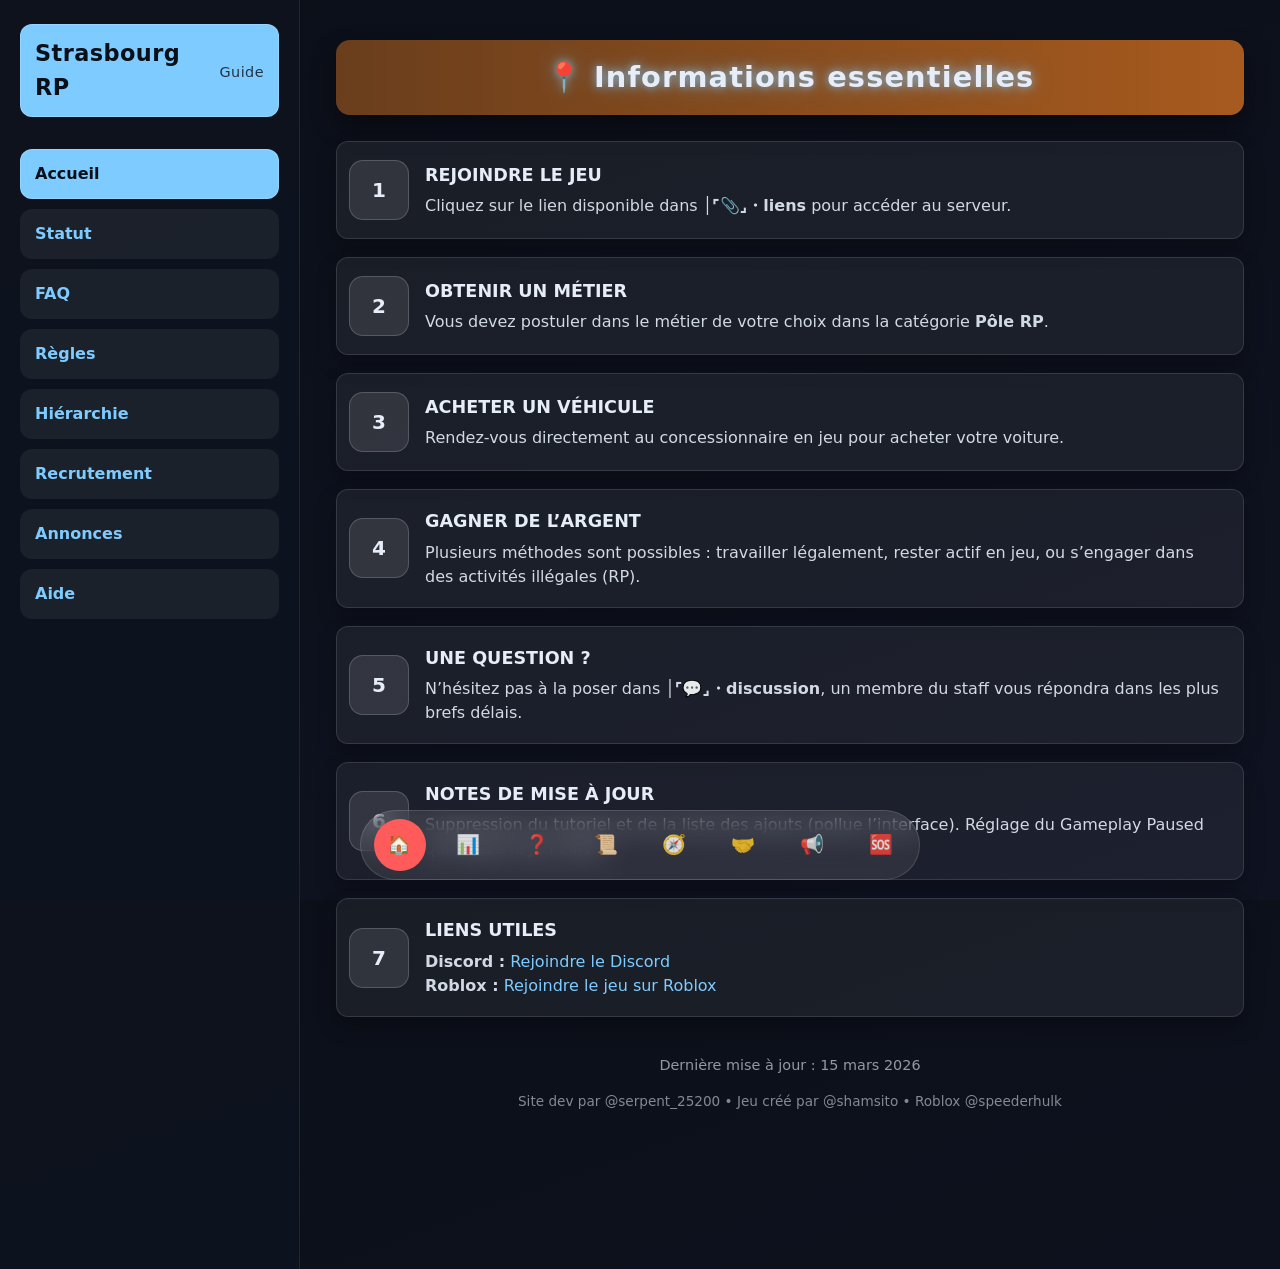
<file: index.html>
<!DOCTYPE html>
<html lang="fr">
<head>
  <meta charset="UTF-8" />
  <meta name="viewport" content="width=device-width, initial-scale=1.0" />
  <title>Guide du serveur — Strasbourg RP</title>
  <link rel="stylesheet" href="styles.css" />
  <script src="app.js" defer></script>
</head>
<body>
  <div class="layout">
    <aside class="sidebar" aria-label="Navigation principale">
      <a class="brand" href="index.html">Strasbourg RP <span>Guide</span></a>
      <nav>
        <a href="index.html">Accueil</a>
        <a href="statut.html">Statut</a>
        <a href="faq.html">FAQ</a>
        <a href="regles.html">Règles</a>
        <a href="hierarchie.html">Hiérarchie</a>
        <a href="recrutement.html">Recrutement</a>
        <a href="annonces.html">Annonces</a>
        <a href="aide.html">Aide</a>
      </nav>
    </aside>

    <div class="content">
      <div class="page-toolbar">
        <button class="nav-toggle" aria-label="Ouvrir le menu" aria-expanded="false">
          <span></span>
          <span></span>
          <span></span>
        </button>
      </div>

      <header class="page-header page-header--home">
        <h1>📍 Informations essentielles</h1>
      </header>

      <main>
        <section class="card-list">
          <article class="card">
            <div class="card-number">1</div>
            <div class="card-content">
              <h3>Rejoindre le jeu</h3>
              <p>Cliquez sur le lien disponible dans <strong>│⌜📎⌟・liens</strong> pour accéder au serveur.</p>
            </div>
          </article>

          <article class="card">
            <div class="card-number">2</div>
            <div class="card-content">
              <h3>Obtenir un métier</h3>
              <p>Vous devez postuler dans le métier de votre choix dans la catégorie <strong>Pôle RP</strong>.</p>
            </div>
          </article>

          <article class="card">
            <div class="card-number">3</div>
            <div class="card-content">
              <h3>Acheter un véhicule</h3>
              <p>Rendez-vous directement au concessionnaire en jeu pour acheter votre voiture.</p>
            </div>
          </article>

          <article class="card">
            <div class="card-number">4</div>
            <div class="card-content">
              <h3>Gagner de l’argent</h3>
              <p>Plusieurs méthodes sont possibles : travailler légalement, rester actif en jeu, ou s’engager dans des activités illégales (RP).</p>
            </div>
          </article>

          <article class="card">
            <div class="card-number">5</div>
            <div class="card-content">
              <h3>Une question ?</h3>
              <p>N’hésitez pas à la poser dans <strong>│⌜💬⌟・discussion</strong>, un membre du staff vous répondra dans les plus brefs délais.</p>
            </div>
          </article>

          <article class="card">
            <div class="card-number">6</div>
            <div class="card-content">
              <h3>Notes de mise à jour</h3>
              <p>Suppression du tutoriel et de la liste des ajouts (pollue l’interface). Réglage du Gameplay Paused qui freeze le jeu 24/24.</p>
            </div>
          </article>

          <article class="card">
            <div class="card-number">7</div>
            <div class="card-content">
              <h3>Liens utiles</h3>
              <p><strong>Discord :</strong> <a href="https://discord.gg/TWtdmdB9qF" target="_blank" rel="noopener">Rejoindre le Discord</a><br><strong>Roblox :</strong> <a href="https://www.roblox.com/fr/games/12624865568/Strasbourg-RP" target="_blank" rel="noopener">Rejoindre le jeu sur Roblox</a></p>
            </div>
          </article>
        </section>
      </main>

      <footer>
        <p>Dernière mise à jour&nbsp;: 15 mars 2026</p>
        <p class="footer-credit">Site dev par @serpent_25200 • Jeu créé par @shamsito • Roblox @speederhulk</p>
      </footer>
    </div>
  </div>
</body>
</html>
</file>
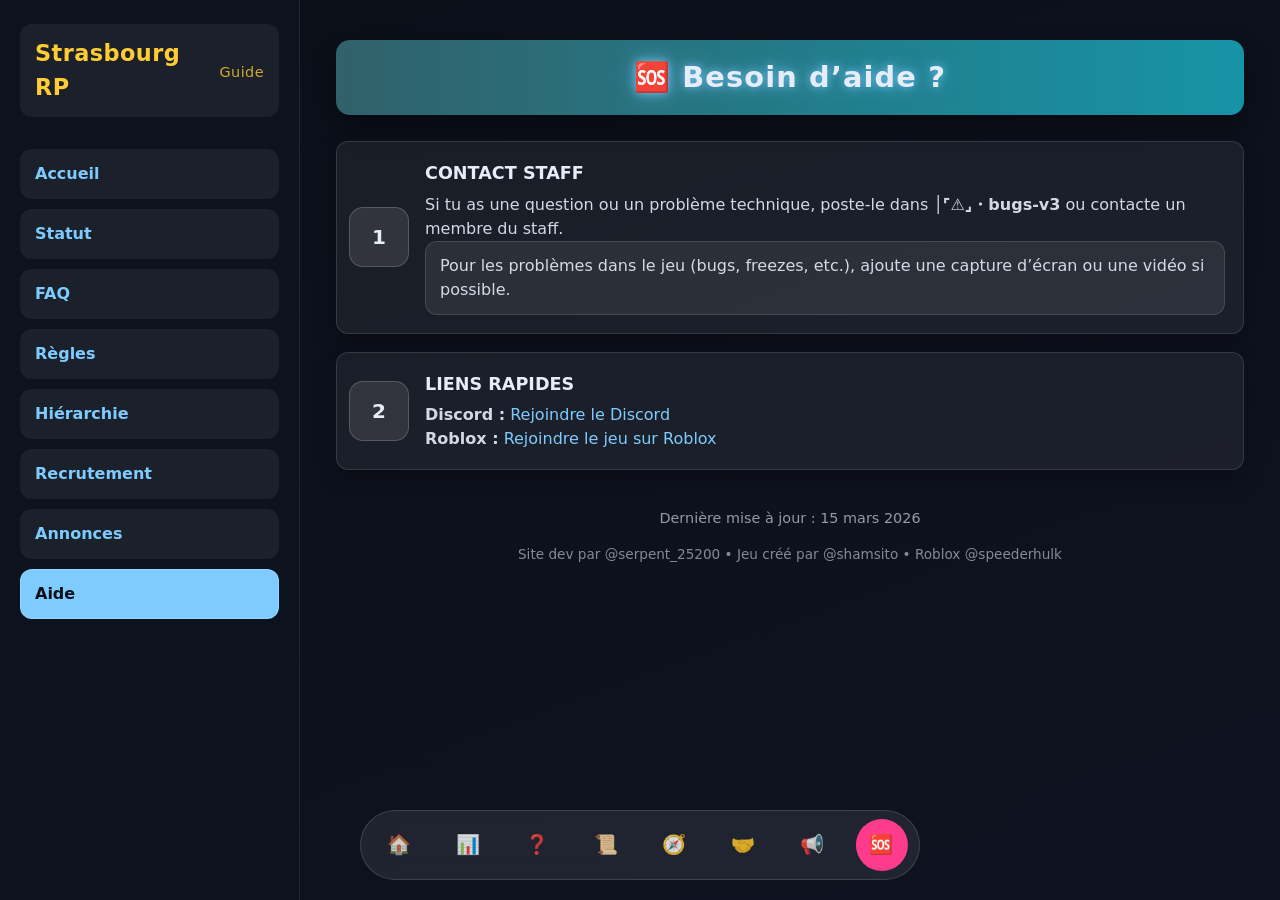
<file: aide.html>
<!DOCTYPE html>
<html lang="fr">
<head>
  <meta charset="UTF-8" />
  <meta name="viewport" content="width=device-width, initial-scale=1.0" />
  <title>Aide — Strasbourg RP</title>
  <link rel="stylesheet" href="styles.css" />
  <script src="app.js" defer></script>
</head>
<body>
  <div class="layout">
    <aside class="sidebar" aria-label="Navigation principale">
      <a class="brand" href="index.html">Strasbourg RP <span>Guide</span></a>
      <nav>
        <a href="index.html">Accueil</a>
        <a href="statut.html">Statut</a>
        <a href="faq.html">FAQ</a>
        <a href="regles.html">Règles</a>
        <a href="hierarchie.html">Hiérarchie</a>
        <a href="recrutement.html">Recrutement</a>
        <a href="annonces.html">Annonces</a>
        <a href="aide.html">Aide</a>
      </nav>
    </aside>

    <div class="content">
      <div class="page-toolbar">
        <button class="nav-toggle" aria-label="Ouvrir le menu" aria-expanded="false">
          <span></span>
          <span></span>
          <span></span>
        </button>
      </div>

      <header class="page-header page-header--help">
        <h1>🆘 Besoin d’aide ?</h1>
      </header>

      <main>
        <section class="card-list">
          <article class="card">
            <div class="card-number">1</div>
            <div class="card-content">
              <h3>Contact Staff</h3>
              <p>Si tu as une question ou un problème technique, poste-le dans <strong>│⌜⚠️⌟・bugs-v3</strong> ou contacte un membre du staff.</p>
              <p class="note">Pour les problèmes dans le jeu (bugs, freezes, etc.), ajoute une capture d’écran ou une vidéo si possible.</p>
            </div>
          </article>

          <article class="card">
            <div class="card-number">2</div>
            <div class="card-content">
              <h3>Liens rapides</h3>
              <p><strong>Discord :</strong> <a href="https://discord.gg/TWtdmdB9qF" target="_blank" rel="noopener">Rejoindre le Discord</a><br><strong>Roblox :</strong> <a href="https://www.roblox.com/fr/games/12624865568/Strasbourg-RP" target="_blank" rel="noopener">Rejoindre le jeu sur Roblox</a></p>
            </div>
          </article>
        </section>
      </main>

      <footer>
        <p>Dernière mise à jour&nbsp;: 15 mars 2026</p>
        <p class="footer-credit">Site dev par @serpent_25200 • Jeu créé par @shamsito • Roblox @speederhulk</p>
      </footer>
    </div>
  </div>
</body>
</html>
</file>
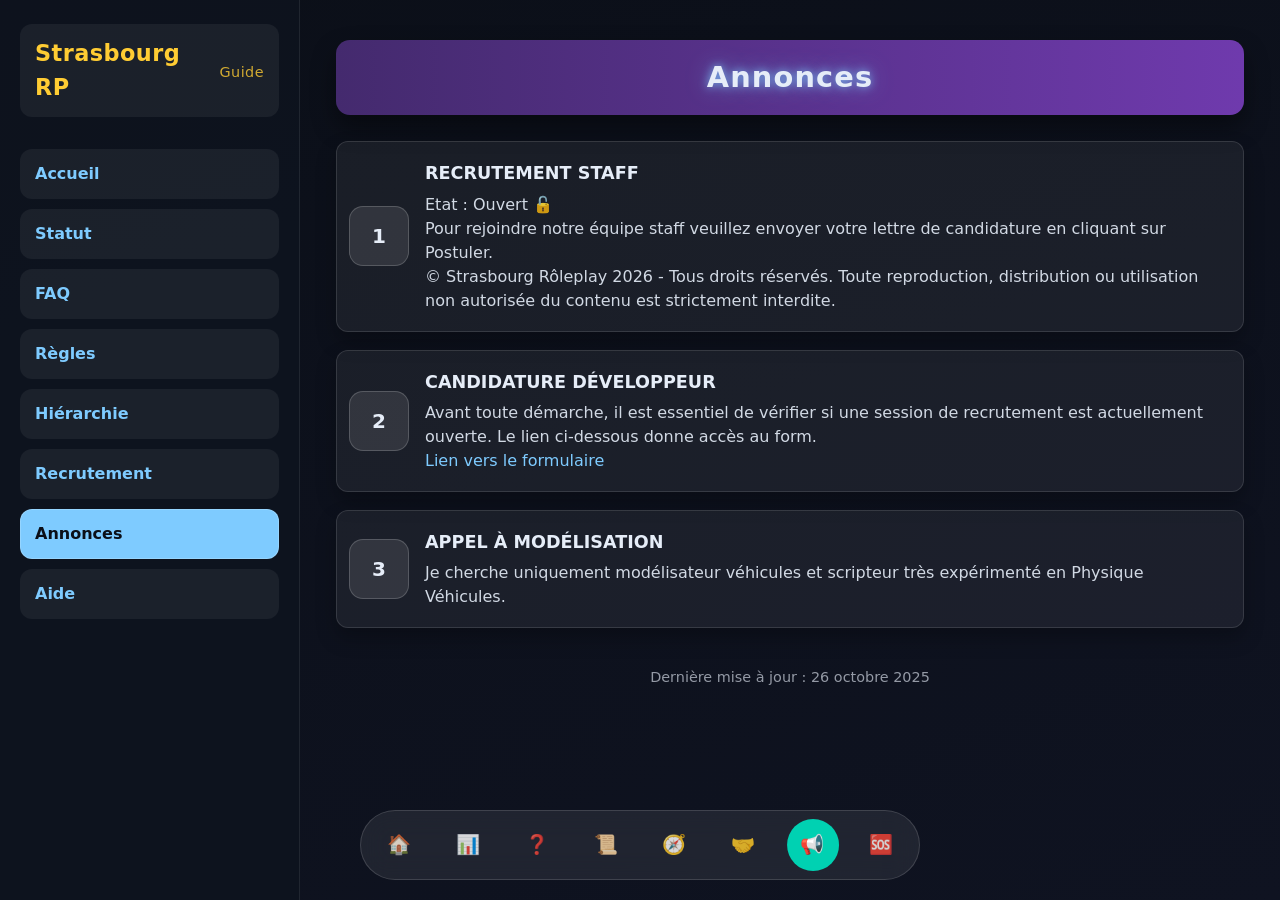
<file: annonces.html>
<!DOCTYPE html>
<html lang="fr">
<head>
  <meta charset="UTF-8" />
  <meta name="viewport" content="width=device-width, initial-scale=1.0" />
  <title>Annonces — Strasbourg RP</title>
  <link rel="stylesheet" href="styles.css" />
  <script src="app.js" defer></script>
</head>
<body>
  <div class="layout">
    <aside class="sidebar" aria-label="Navigation principale">
      <a class="brand" href="index.html">Strasbourg RP <span>Guide</span></a>
      <nav>
        <a href="index.html">Accueil</a>
        <a href="statut.html">Statut</a>
        <a href="faq.html">FAQ</a>
        <a href="regles.html">Règles</a>
        <a href="hierarchie.html">Hiérarchie</a>
        <a href="recrutement.html">Recrutement</a>
        <a href="annonces.html">Annonces</a>
        <a href="aide.html">Aide</a>
      </nav>
    </aside>

    <div class="content">
      <div class="page-toolbar">
        <button class="nav-toggle" aria-label="Ouvrir le menu" aria-expanded="false">
          <span></span>
          <span></span>
          <span></span>
        </button>
      </div>

      <header class="page-header page-header--announce">
        <h1>Annonces</h1>
      </header>

      <main>
        <section class="card-list">
          <article class="card">
            <div class="card-number">1</div>
            <div class="card-content">
              <h3>Recrutement STAFF</h3>
              <p>Etat : Ouvert 🔓<br>Pour rejoindre notre équipe staff veuillez envoyer votre lettre de candidature en cliquant sur Postuler.</p>
              <p>© Strasbourg Rôleplay 2026 - Tous droits réservés. Toute reproduction, distribution ou utilisation non autorisée du contenu est strictement interdite.</p>
            </div>
          </article>

          <article class="card">
            <div class="card-number">2</div>
            <div class="card-content">
              <h3>Candidature Développeur</h3>
              <p>Avant toute démarche, il est essentiel de vérifier si une session de recrutement est actuellement ouverte. Le lien ci-dessous donne accès au form.</p>
              <p><a href="https://forms.gle/QnxFKzWAaaztQ2r18" target="_blank" rel="noopener">Lien vers le formulaire</a></p>
            </div>
          </article>

          <article class="card">
            <div class="card-number">3</div>
            <div class="card-content">
              <h3>Appel à modélisation</h3>
              <p>Je cherche uniquement modélisateur véhicules et scripteur très expérimenté en Physique Véhicules.</p>
            </div>
          </article>
        </section>
      </main>

      <footer>
        <p>Dernière mise à jour&nbsp;: 26 octobre 2025</p>
      </footer>
    </div>
  </div>
</body>
</html>
</file>
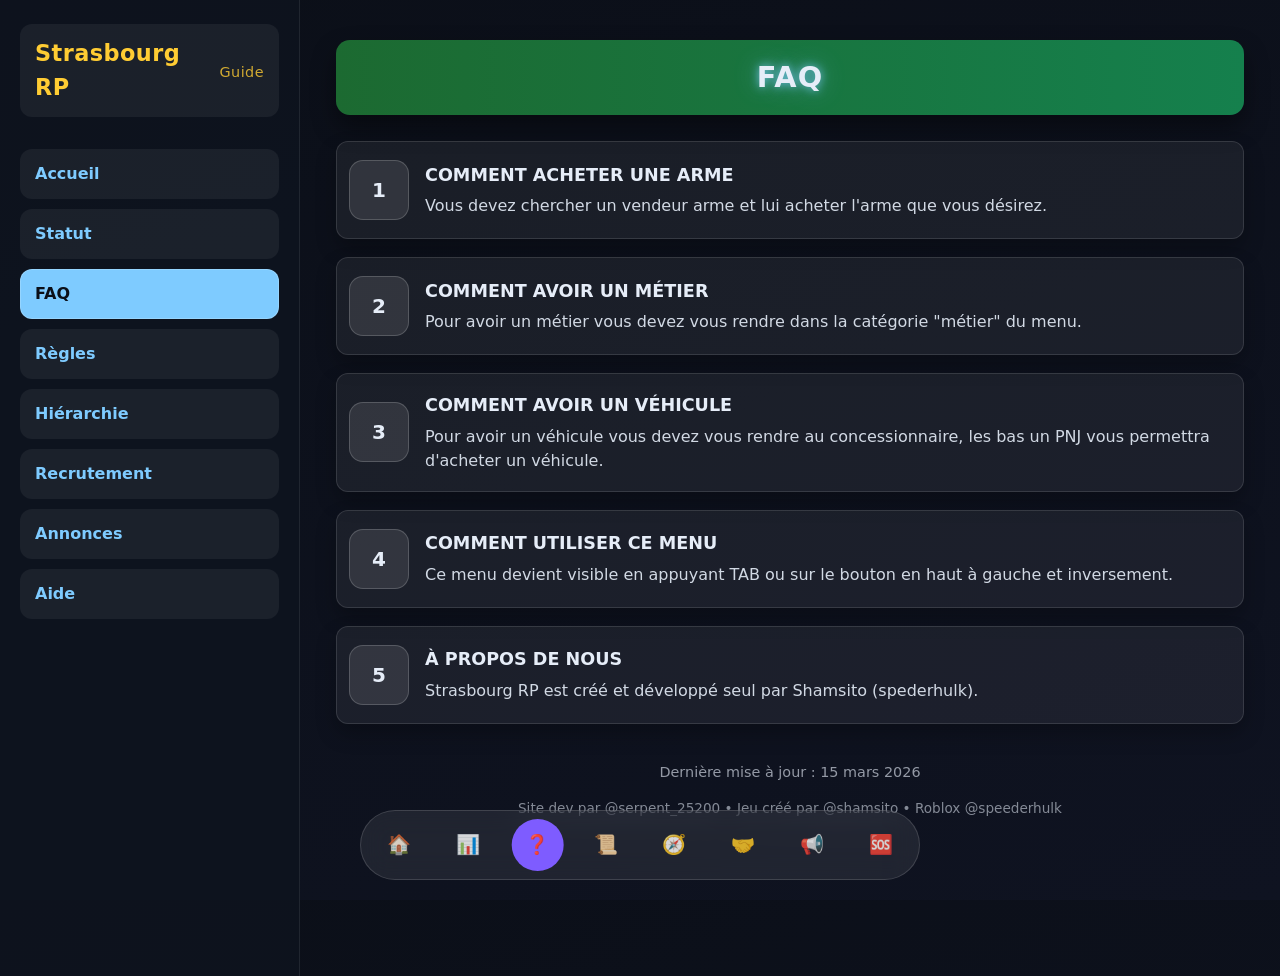
<file: faq.html>
<!DOCTYPE html>
<html lang="fr">
<head>
  <meta charset="UTF-8" />
  <meta name="viewport" content="width=device-width, initial-scale=1.0" />
  <title>FAQ — Strasbourg RP</title>
  <link rel="stylesheet" href="styles.css" />
  <script src="app.js" defer></script>
</head>
<body>
  <div class="layout">
    <aside class="sidebar" aria-label="Navigation principale">
      <a class="brand" href="index.html">Strasbourg RP <span>Guide</span></a>
      <nav>
        <a href="index.html">Accueil</a>
        <a href="statut.html">Statut</a>
        <a href="faq.html">FAQ</a>
        <a href="regles.html">Règles</a>
        <a href="hierarchie.html">Hiérarchie</a>
        <a href="recrutement.html">Recrutement</a>
        <a href="annonces.html">Annonces</a>
        <a href="aide.html">Aide</a>
      </nav>
    </aside>

    <div class="content">
      <div class="page-toolbar">
        <button class="nav-toggle" aria-label="Ouvrir le menu" aria-expanded="false">
          <span></span>
          <span></span>
          <span></span>
        </button>
      </div>

      <header class="page-header page-header--faq">
        <h1>FAQ</h1>
      </header>

      <main>
        <section class="card-list">
          <article class="card">
            <div class="card-number">1</div>
            <div class="card-content">
              <h3>Comment acheter une arme</h3>
              <p>Vous devez chercher un vendeur arme et lui acheter l'arme que vous désirez.</p>
            </div>
          </article>

          <article class="card">
            <div class="card-number">2</div>
            <div class="card-content">
              <h3>Comment avoir un métier</h3>
              <p>Pour avoir un métier vous devez vous rendre dans la catégorie "métier" du menu.</p>
            </div>
          </article>

          <article class="card">
            <div class="card-number">3</div>
            <div class="card-content">
              <h3>Comment avoir un véhicule</h3>
              <p>Pour avoir un véhicule vous devez vous rendre au concessionnaire, les bas un PNJ vous permettra d'acheter un véhicule.</p>
            </div>
          </article>

          <article class="card">
            <div class="card-number">4</div>
            <div class="card-content">
              <h3>Comment utiliser ce menu</h3>
              <p>Ce menu devient visible en appuyant TAB ou sur le bouton en haut à gauche et inversement.</p>
            </div>
          </article>

          <article class="card">
            <div class="card-number">5</div>
            <div class="card-content">
              <h3>À propos de nous</h3>
              <p>Strasbourg RP est créé et développé seul par Shamsito (spederhulk).</p>
            </div>
          </article>
        </section>
      </main>

      <footer>
        <p>Dernière mise à jour&nbsp;: 15 mars 2026</p>
        <p class="footer-credit">Site dev par @serpent_25200 • Jeu créé par @shamsito • Roblox @speederhulk</p>
      </footer>
    </div>
  </div>
</body>
</html>
</file>
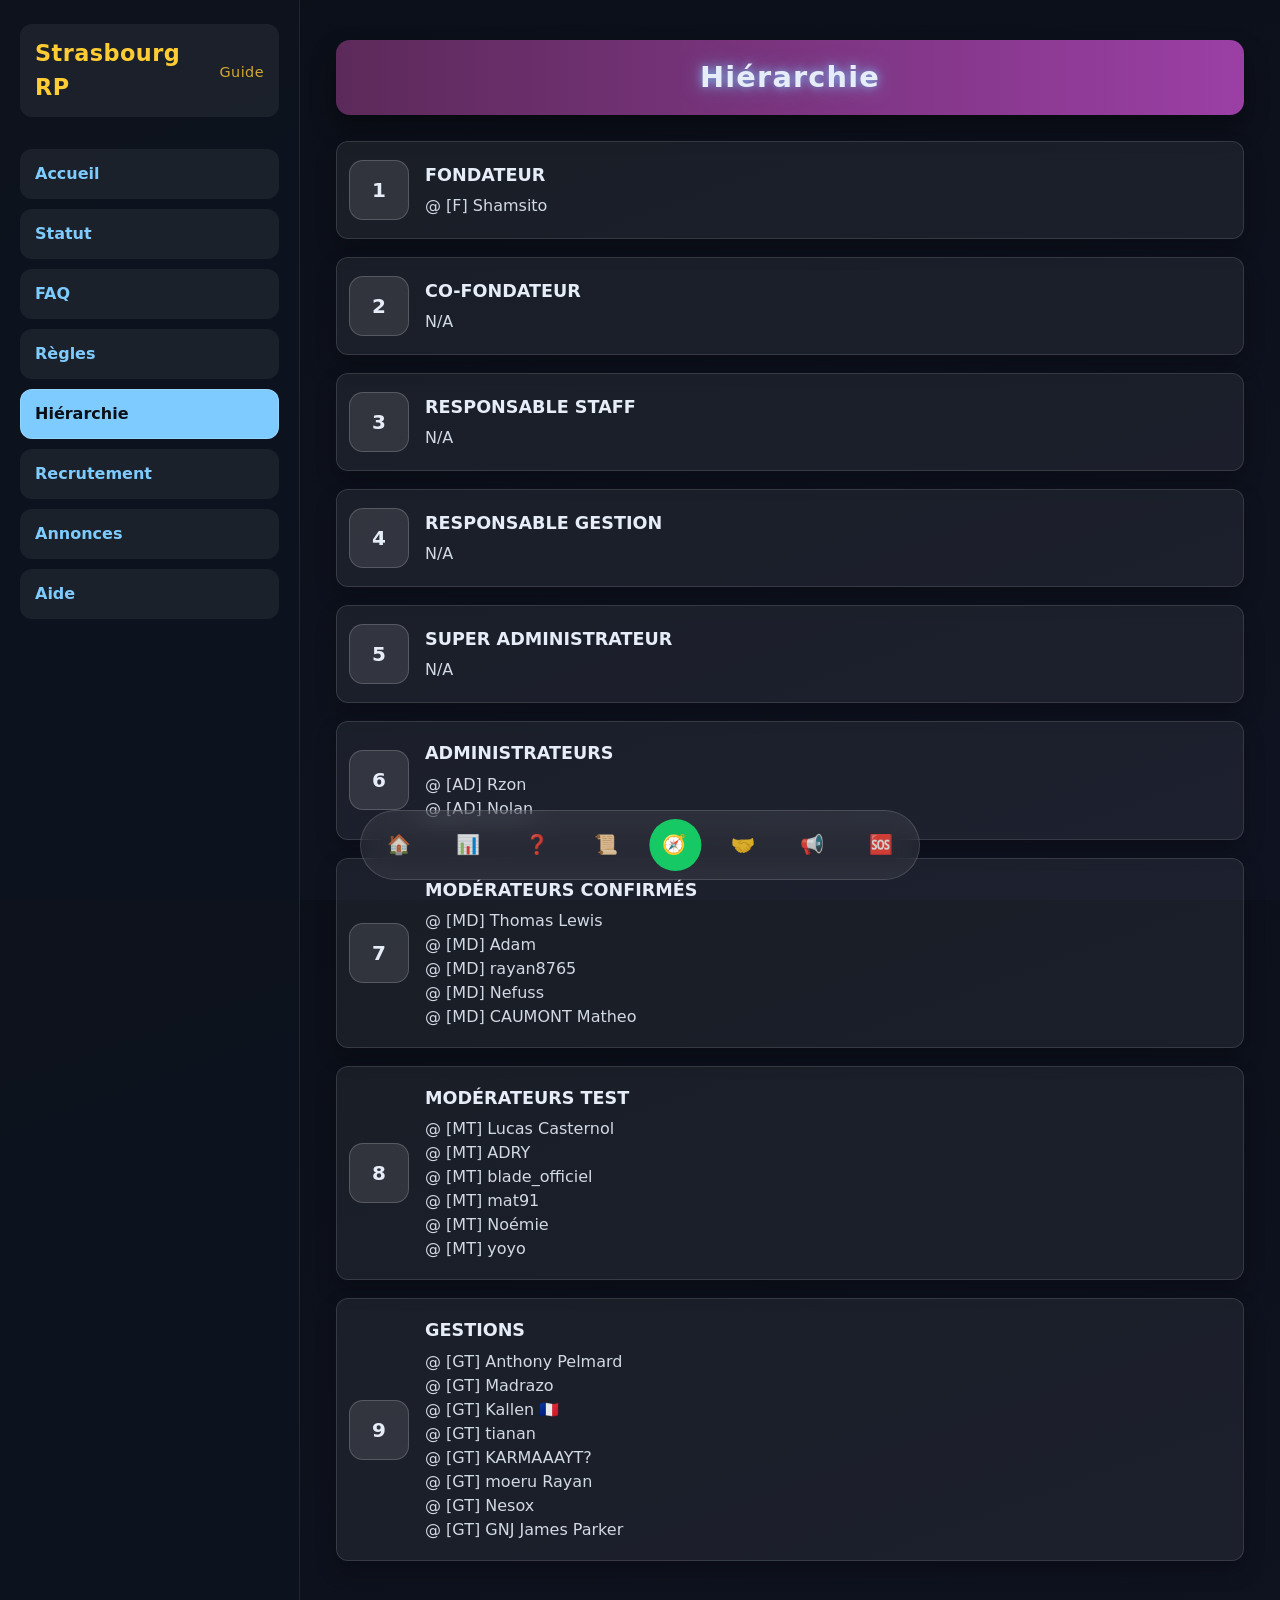
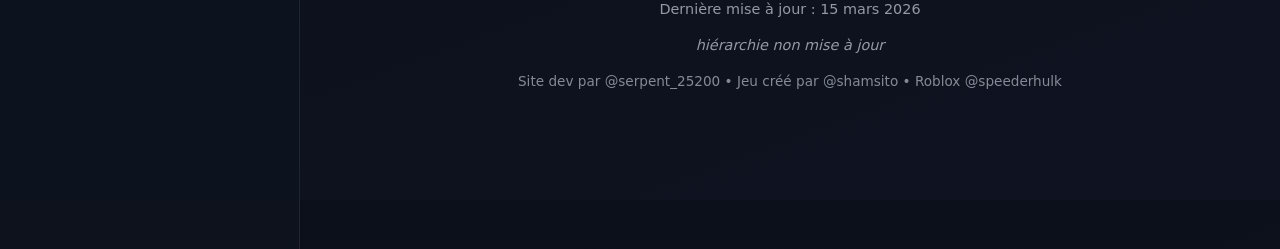
<file: hierarchie.html>
<!DOCTYPE html>
<html lang="fr">
<head>
  <meta charset="UTF-8" />
  <meta name="viewport" content="width=device-width, initial-scale=1.0" />
  <title>Hiérarchie — Strasbourg RP</title>
  <link rel="stylesheet" href="styles.css" />
  <script src="app.js" defer></script>
</head>
<body>
  <div class="layout">
    <aside class="sidebar" aria-label="Navigation principale">
      <a class="brand" href="index.html">Strasbourg RP <span>Guide</span></a>
      <nav>
        <a href="index.html">Accueil</a>
        <a href="statut.html">Statut</a>
        <a href="faq.html">FAQ</a>
        <a href="regles.html">Règles</a>
        <a href="hierarchie.html">Hiérarchie</a>
        <a href="recrutement.html">Recrutement</a>
        <a href="annonces.html">Annonces</a>
        <a href="aide.html">Aide</a>
      </nav>
    </aside>

    <div class="content">
      <div class="page-toolbar">
        <button class="nav-toggle" aria-label="Ouvrir le menu" aria-expanded="false">
          <span></span>
          <span></span>
          <span></span>
        </button>
      </div>

      <header class="page-header page-header--hierarchy">
        <h1>Hiérarchie</h1>
      </header>

      <main>
        <section class="card-list">
          <article class="card">
            <div class="card-number">1</div>
            <div class="card-content">
              <h3>Fondateur</h3>
              <p>@ [F] Shamsito</p>
            </div>
          </article>

          <article class="card">
            <div class="card-number">2</div>
            <div class="card-content">
              <h3>Co-Fondateur</h3>
              <p>N/A</p>
            </div>
          </article>

          <article class="card">
            <div class="card-number">3</div>
            <div class="card-content">
              <h3>Responsable Staff</h3>
              <p>N/A</p>
            </div>
          </article>

          <article class="card">
            <div class="card-number">4</div>
            <div class="card-content">
              <h3>Responsable Gestion</h3>
              <p>N/A</p>
            </div>
          </article>

          <article class="card">
            <div class="card-number">5</div>
            <div class="card-content">
              <h3>Super Administrateur</h3>
              <p>N/A</p>
            </div>
          </article>

          <article class="card">
            <div class="card-number">6</div>
            <div class="card-content">
              <h3>Administrateurs</h3>
              <p>@ [AD] Rzon<br>@ [AD] Nolan</p>
            </div>
          </article>

          <article class="card">
            <div class="card-number">7</div>
            <div class="card-content">
              <h3>Modérateurs Confirmés</h3>
              <p>@ [MD] Thomas Lewis<br>@ [MD] Adam<br>@ [MD] rayan8765<br>@ [MD] Nefuss<br>@ [MD] CAUMONT Matheo</p>
            </div>
          </article>

          <article class="card">
            <div class="card-number">8</div>
            <div class="card-content">
              <h3>Modérateurs test</h3>
              <p>@ [MT] Lucas Casternol<br>@ [MT] ADRY<br>@ [MT] blade_officiel<br>@ [MT] mat91<br>@ [MT] Noémie<br>@ [MT] yoyo</p>
            </div>
          </article>

          <article class="card">
            <div class="card-number">9</div>
            <div class="card-content">
              <h3>Gestions</h3>
              <p>@ [GT] Anthony Pelmard<br>@ [GT] Madrazo<br>@ [GT] Kallen 🇫🇷<br>@ [GT] tianan<br>@ [GT] KARMAAAYT?<br>@ [GT] moeru Rayan<br>@ [GT] Nesox<br>@ [GT] GNJ James Parker</p>
            </div>
          </article>
        </section>
      </main>

      <footer>
        <p>Dernière mise à jour&nbsp;: 15 mars 2026</p>
        <p><em>hiérarchie non mise à jour</em></p>
        <p class="footer-credit">Site dev par @serpent_25200 • Jeu créé par @shamsito • Roblox @speederhulk</p>
      </footer>
    </div>
  </div>
</body>
</html>
</file>
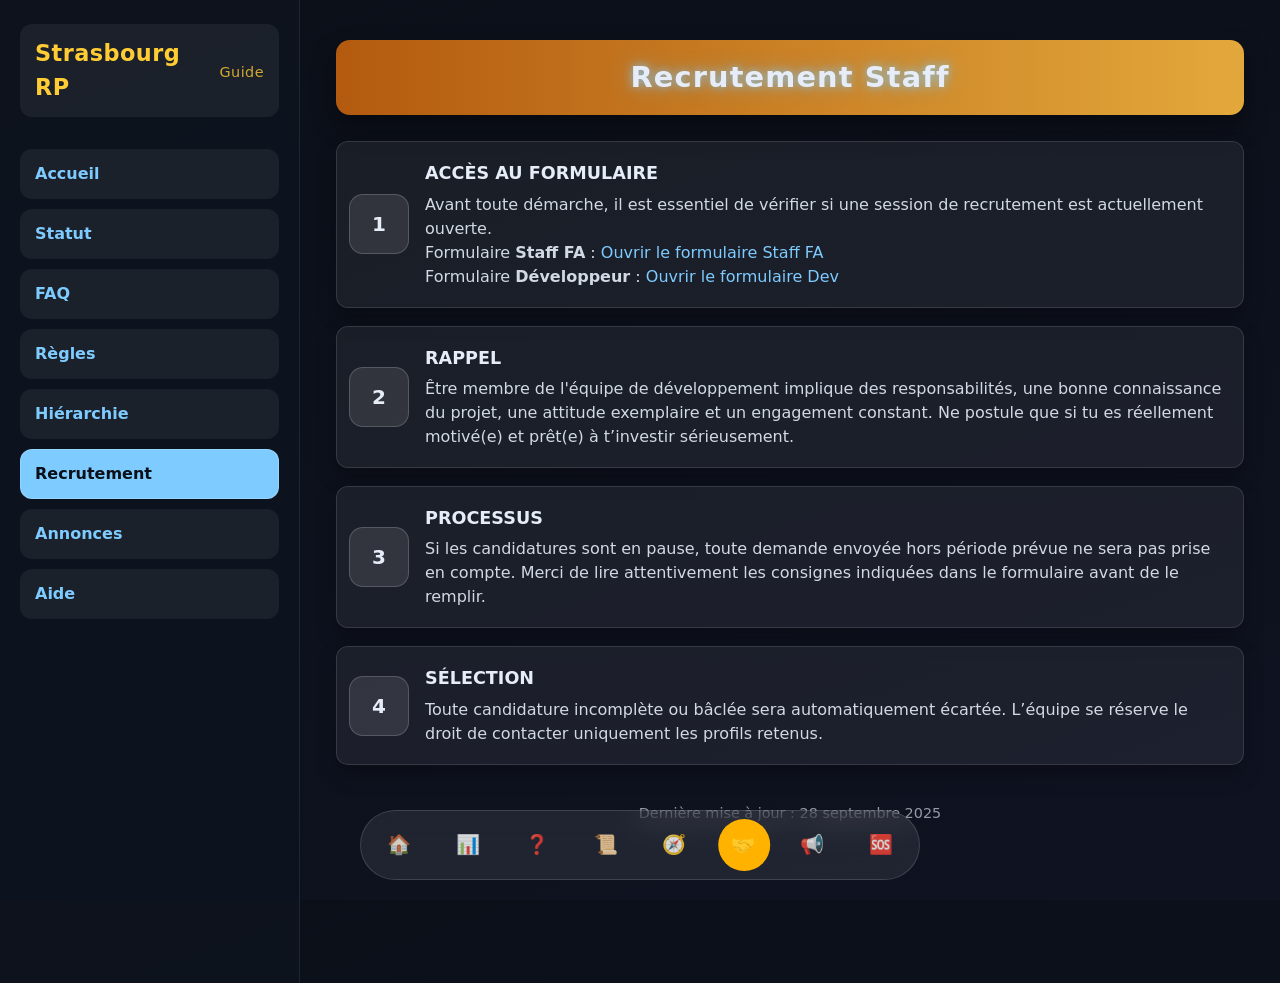
<file: recrutement.html>
<!DOCTYPE html>
<html lang="fr">
<head>
  <meta charset="UTF-8" />
  <meta name="viewport" content="width=device-width, initial-scale=1.0" />
  <title>Recrutement — Strasbourg RP</title>
  <link rel="stylesheet" href="styles.css" />
  <script src="app.js" defer></script>
</head>
<body>
  <div class="layout">
    <aside class="sidebar" aria-label="Navigation principale">
      <a class="brand" href="index.html">Strasbourg RP <span>Guide</span></a>
      <nav>
        <a href="index.html">Accueil</a>
        <a href="statut.html">Statut</a>
        <a href="faq.html">FAQ</a>
        <a href="regles.html">Règles</a>
        <a href="hierarchie.html">Hiérarchie</a>
        <a href="recrutement.html">Recrutement</a>
        <a href="annonces.html">Annonces</a>
        <a href="aide.html">Aide</a>
      </nav>
    </aside>

    <div class="content">
      <div class="page-toolbar">
        <button class="nav-toggle" aria-label="Ouvrir le menu" aria-expanded="false">
          <span></span>
          <span></span>
          <span></span>
        </button>
      </div>

      <header class="page-header page-header--recruit">
        <h1>Recrutement Staff</h1>
      </header>

      <main>
        <section class="card-list">
          <article class="card">
            <div class="card-number">1</div>
            <div class="card-content">
              <h3>Accès au formulaire</h3>
              <p>Avant toute démarche, il est essentiel de vérifier si une session de recrutement est actuellement ouverte.</p>
              <p>Formulaire <strong>Staff FA</strong> : <a href="https://docs.google.com/forms/d/e/1FAIpQLSd5f1a_kgg_6Vzc5bKtb3pQC-myrUGKEE8ZHEh4B8eBi4uMvw/viewform?usp=header" target="_blank" rel="noopener">Ouvrir le formulaire Staff FA</a></p>
              <p>Formulaire <strong>Développeur</strong> : <a href="https://forms.gle/QnxFKzWAaaztQ2r18" target="_blank" rel="noopener">Ouvrir le formulaire Dev</a></p>
            </div>
          </article>

          <article class="card">
            <div class="card-number">2</div>
            <div class="card-content">
              <h3>Rappel</h3>
              <p>Être membre de l'équipe de développement implique des responsabilités, une bonne connaissance du projet, une attitude exemplaire et un engagement constant. Ne postule que si tu es réellement motivé(e) et prêt(e) à t’investir sérieusement.</p>
            </div>
          </article>

          <article class="card">
            <div class="card-number">3</div>
            <div class="card-content">
              <h3>Processus</h3>
              <p>Si les candidatures sont en pause, toute demande envoyée hors période prévue ne sera pas prise en compte. Merci de lire attentivement les consignes indiquées dans le formulaire avant de le remplir.</p>
            </div>
          </article>

          <article class="card">
            <div class="card-number">4</div>
            <div class="card-content">
              <h3>Sélection</h3>
              <p>Toute candidature incomplète ou bâclée sera automatiquement écartée. L’équipe se réserve le droit de contacter uniquement les profils retenus.</p>
            </div>
          </article>
        </section>
      </main>

      <footer>
        <p>Dernière mise à jour&nbsp;: 28 septembre 2025</p>
      </footer>
    </div>
  </div>
</body>
</html>
</file>
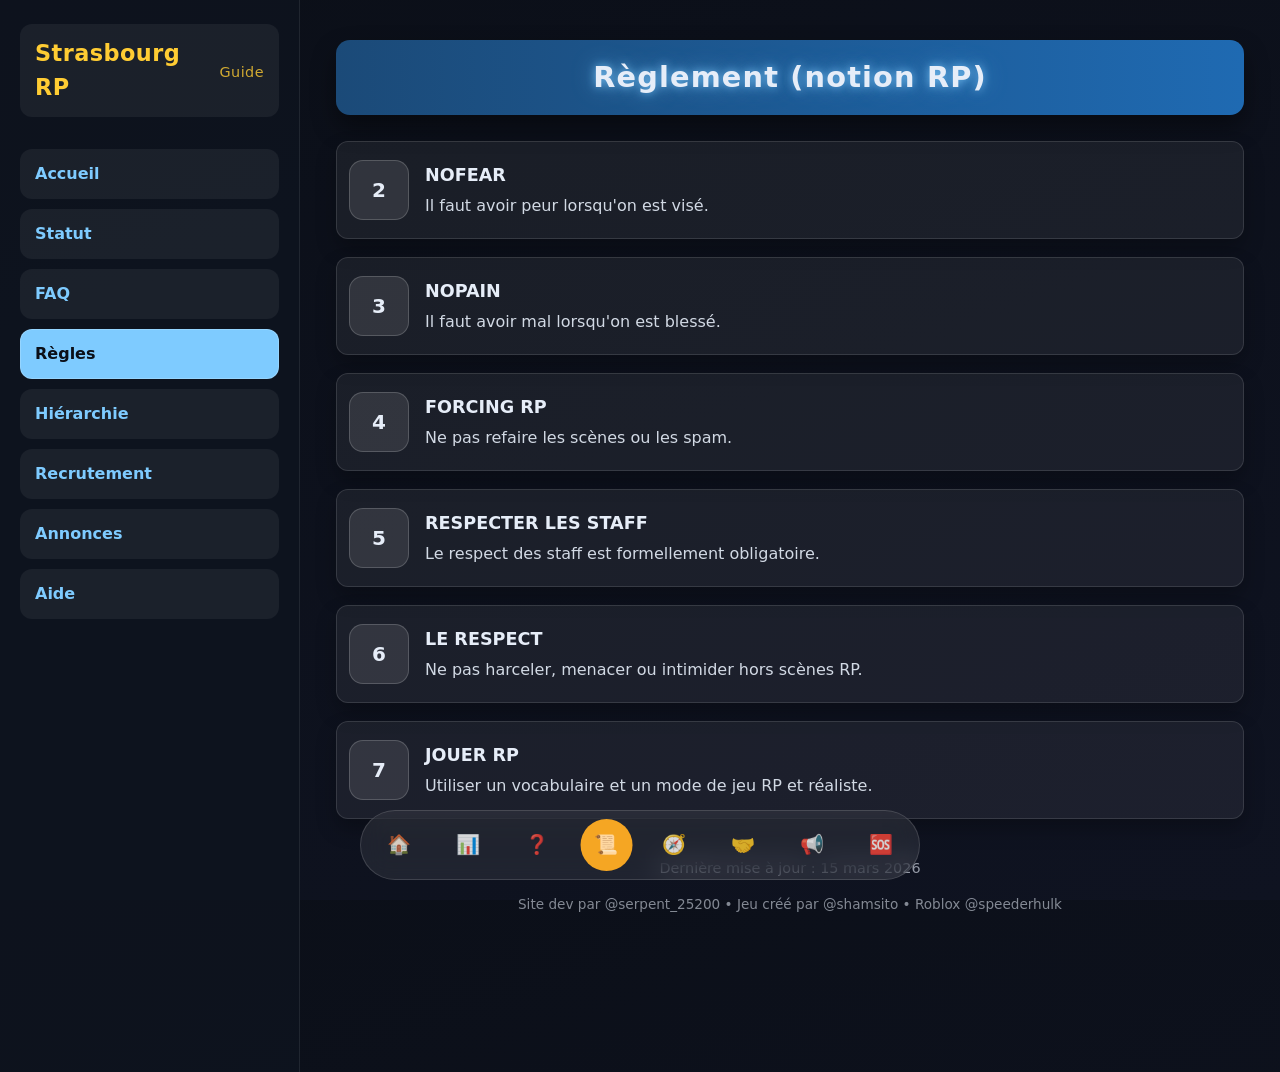
<file: regles.html>
<!DOCTYPE html>
<html lang="fr">
<head>
  <meta charset="UTF-8" />
  <meta name="viewport" content="width=device-width, initial-scale=1.0" />
  <title>Règles — Strasbourg RP</title>
  <link rel="stylesheet" href="styles.css" />
  <script src="app.js" defer></script>
</head>
<body>
  <div class="layout">
    <aside class="sidebar" aria-label="Navigation principale">
      <a class="brand" href="index.html">Strasbourg RP <span>Guide</span></a>
      <nav>
        <a href="index.html">Accueil</a>
        <a href="statut.html">Statut</a>
        <a href="faq.html">FAQ</a>
        <a href="regles.html">Règles</a>
        <a href="hierarchie.html">Hiérarchie</a>
        <a href="recrutement.html">Recrutement</a>
        <a href="annonces.html">Annonces</a>
        <a href="aide.html">Aide</a>
      </nav>
    </aside>

    <div class="content">
      <div class="page-toolbar">
        <button class="nav-toggle" aria-label="Ouvrir le menu" aria-expanded="false">
          <span></span>
          <span></span>
          <span></span>
        </button>
      </div>

      <header class="page-header page-header--rules">
        <h1>Règlement (notion RP)</h1>
      </header>

      <main>
        <section class="card-list">
          <article class="card">
            <div class="card-number">2</div>
            <div class="card-content">
              <h3>NoFear</h3>
              <p>Il faut avoir peur lorsqu'on est visé.</p>
            </div>
          </article>

          <article class="card">
            <div class="card-number">3</div>
            <div class="card-content">
              <h3>NoPain</h3>
              <p>Il faut avoir mal lorsqu'on est blessé.</p>
            </div>
          </article>

          <article class="card">
            <div class="card-number">4</div>
            <div class="card-content">
              <h3>Forcing RP</h3>
              <p>Ne pas refaire les scènes ou les spam.</p>
            </div>
          </article>

          <article class="card">
            <div class="card-number">5</div>
            <div class="card-content">
              <h3>Respecter les staff</h3>
              <p>Le respect des staff est formellement obligatoire.</p>
            </div>
          </article>

          <article class="card">
            <div class="card-number">6</div>
            <div class="card-content">
              <h3>Le respect</h3>
              <p>Ne pas harceler, menacer ou intimider hors scènes RP.</p>
            </div>
          </article>

          <article class="card">
            <div class="card-number">7</div>
            <div class="card-content">
              <h3>Jouer RP</h3>
              <p>Utiliser un vocabulaire et un mode de jeu RP et réaliste.</p>
            </div>
          </article>
        </section>
      </main>

      <footer>
        <p>Dernière mise à jour&nbsp;: 15 mars 2026</p>
        <p class="footer-credit">Site dev par @serpent_25200 • Jeu créé par @shamsito • Roblox @speederhulk</p>
      </footer>
    </div>
  </div>
</body>
</html>
</file>
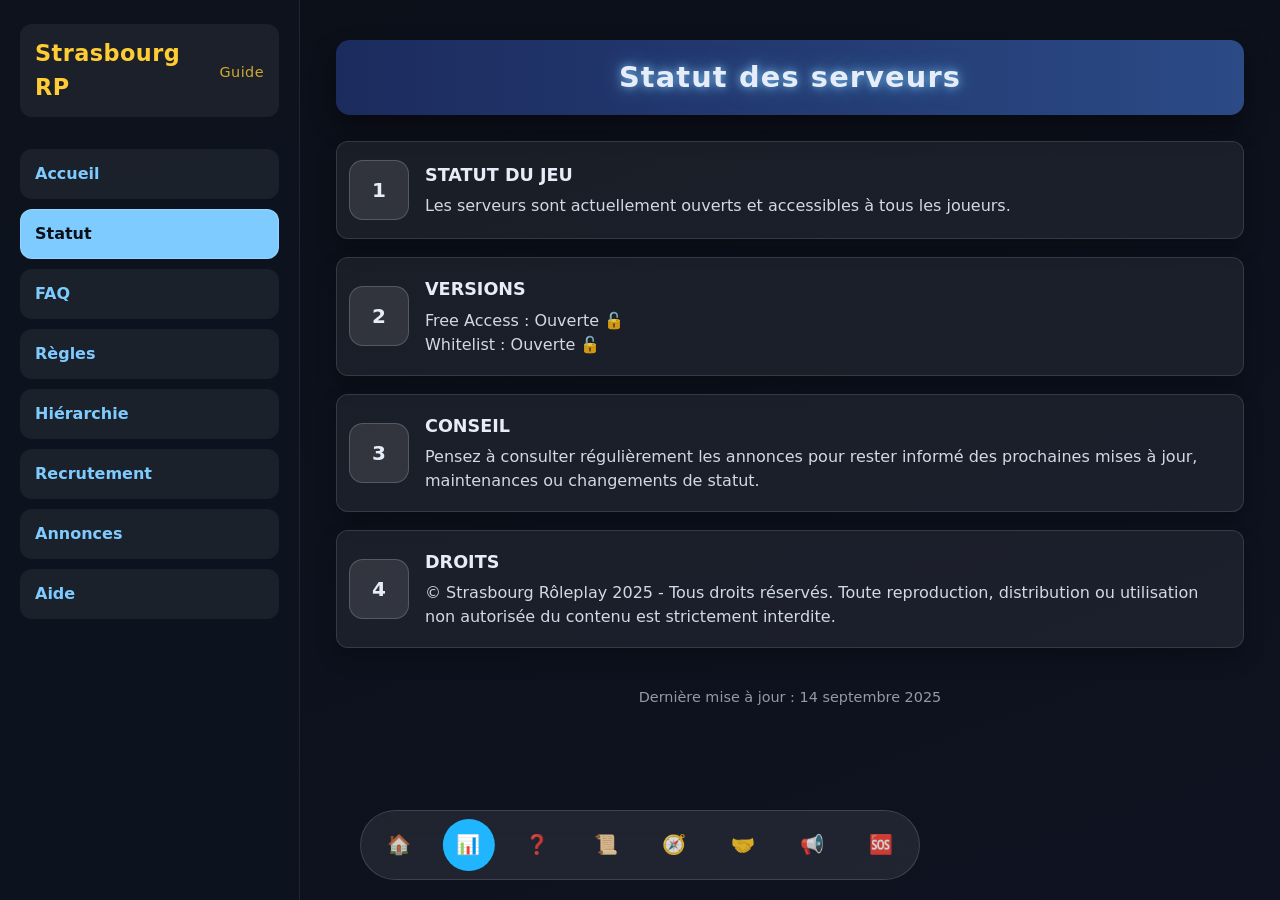
<file: statut.html>
<!DOCTYPE html>
<html lang="fr">
<head>
  <meta charset="UTF-8" />
  <meta name="viewport" content="width=device-width, initial-scale=1.0" />
  <title>Statut — Strasbourg RP</title>
  <link rel="stylesheet" href="styles.css" />
  <script src="app.js" defer></script>
</head>
<body>
  <div class="layout">
    <aside class="sidebar" aria-label="Navigation principale">
      <a class="brand" href="index.html">Strasbourg RP <span>Guide</span></a>
      <nav>
        <a href="index.html">Accueil</a>
        <a href="statut.html">Statut</a>
        <a href="faq.html">FAQ</a>
        <a href="regles.html">Règles</a>
        <a href="hierarchie.html">Hiérarchie</a>
        <a href="recrutement.html">Recrutement</a>
        <a href="annonces.html">Annonces</a>
        <a href="aide.html">Aide</a>
      </nav>
    </aside>

    <div class="content">
      <div class="page-toolbar">
        <button class="nav-toggle" aria-label="Ouvrir le menu" aria-expanded="false">
          <span></span>
          <span></span>
          <span></span>
        </button>
      </div>

      <header class="page-header page-header--status">
        <h1>Statut des serveurs</h1>
      </header>

      <main>
        <section class="card-list">
          <article class="card">
            <div class="card-number">1</div>
            <div class="card-content">
              <h3>Statut du Jeu</h3>
              <p>Les serveurs sont actuellement ouverts et accessibles à tous les joueurs.</p>
            </div>
          </article>

          <article class="card">
            <div class="card-number">2</div>
            <div class="card-content">
              <h3>Versions</h3>
              <p>Free Access : Ouverte 🔓<br>Whitelist : Ouverte 🔓</p>
            </div>
          </article>

          <article class="card">
            <div class="card-number">3</div>
            <div class="card-content">
              <h3>Conseil</h3>
              <p>Pensez à consulter régulièrement les annonces pour rester informé des prochaines mises à jour, maintenances ou changements de statut.</p>
            </div>
          </article>

          <article class="card">
            <div class="card-number">4</div>
            <div class="card-content">
              <h3>Droits</h3>
              <p>© Strasbourg Rôleplay 2025 - Tous droits réservés. Toute reproduction, distribution ou utilisation non autorisée du contenu est strictement interdite.</p>
            </div>
          </article>
        </section>
      </main>

      <footer>
        <p>Dernière mise à jour&nbsp;: 14 septembre 2025</p>
      </footer>
    </div>
  </div>
</body>
</html>
</file>
<file: styles.css>
:root {
  --bg: #0b0f18;
  --bg-2: #0f1321;
  --text: #e6edf8;
  --muted: rgba(230, 237, 248, 0.62);
  --accent: #ffcc33;
  --link: #7ecbff;
  --card: rgba(255, 255, 255, 0.06);
  --border: rgba(255, 255, 255, 0.12);
  --shadow: 0 12px 28px rgba(0, 0, 0, 0.35);
  --radius: 14px;
  --max-width: 1040px;
}

* {
  box-sizing: border-box;
}

html,
body {
  height: 100%;
}

body {
  margin: 0;
  font-family: system-ui, -apple-system, BlinkMacSystemFont, "Segoe UI", sans-serif;
  line-height: 1.5;
  color: var(--text);
  background: linear-gradient(160deg, var(--bg), var(--bg-2));
}

a {
  color: var(--link);
  text-decoration: none;
}

a:hover,
a:focus {
  text-decoration: underline;
}

.layout {
  min-height: 100vh;
  display: grid;
  grid-template-columns: 300px 1fr;
}

.sidebar {
  padding: 24px 20px;
  background: rgba(14, 19, 31, 0.9);
  border-right: 1px solid rgba(255, 255, 255, 0.08);
  display: flex;
  flex-direction: column;
  gap: 20px;
}

.sidebar .brand {
  font-weight: 800;
  font-size: 1.4rem;
  letter-spacing: 0.02em;
  color: var(--accent);
  margin-bottom: 12px;
}

.sidebar .brand span {
  display: block;
  font-weight: 500;
  font-size: 0.9rem;
  opacity: 0.8;
  margin-top: 4px;
}

.sidebar nav {
  display: flex;
  flex-direction: column;
  gap: 10px;
}

.sidebar a {
  display: flex;
  align-items: center;
  gap: 10px;
  padding: 12px 14px;
  border-radius: 12px;
  font-weight: 600;
  background: rgba(255, 255, 255, 0.06);
  border: 1px solid transparent;
  transition: background 0.15s ease, border-color 0.15s ease;
}

.sidebar a:hover,
.sidebar a:focus-visible {
  background: rgba(255, 255, 255, 0.12);
  border-color: rgba(255, 255, 255, 0.16);
}

.sidebar a.active {
  color: var(--bg);
  background: var(--link);
  border-color: rgba(255, 255, 255, 0.18);
}

.nav-toggle {
  display: none;
  border: none;
  background: none;
  padding: 12px;
  cursor: pointer;
  border-radius: 12px;
  color: var(--text);
}

.nav-toggle:hover,
.nav-toggle:focus-visible {
  background: rgba(255, 255, 255, 0.1);
}

.nav-toggle span {
  display: block;
  width: 22px;
  height: 2px;
  margin: 4px 0;
  border-radius: 999px;
  background: var(--text);
}

.content {
  padding: 40px 36px;
  max-width: var(--max-width);
  margin: 0 auto;
  width: 100%;
}

.page-header {
  padding: 16px 22px;
  border-radius: 14px;
  margin-bottom: 26px;
  display: flex;
  justify-content: center;
  align-items: center;
  text-align: center;
  color: white;
}

.page-header--faq {
  background: linear-gradient(90deg, #1c6a31, #15804d);
  box-shadow: 0 12px 24px rgba(0, 0, 0, 0.4);
}

.page-header--rules {
  background: linear-gradient(90deg, #1b4a78, #1f6ab2);
  box-shadow: 0 12px 24px rgba(0, 0, 0, 0.4);
}

.page-header--home {
  background: linear-gradient(90deg, #6a3e1c, #a75a1e);
  box-shadow: 0 12px 24px rgba(0, 0, 0, 0.4);
}

.page-header--help {
  background: linear-gradient(90deg, #31616a, #1694a7);
  box-shadow: 0 12px 24px rgba(0, 0, 0, 0.4);
}

.page-header--hierarchy {
  background: linear-gradient(90deg, #5c2a5a, #9b3fa5);
  box-shadow: 0 12px 24px rgba(0, 0, 0, 0.4);
}

.page-header--status {
  background: linear-gradient(90deg, #1c2b5e, #2b4a86);
  box-shadow: 0 12px 24px rgba(0, 0, 0, 0.4);
}

.page-header--recruit {
  background: linear-gradient(90deg, #b35a0f, #e3a83b);
  box-shadow: 0 12px 24px rgba(0, 0, 0, 0.4);
}

.page-header--announce {
  background: linear-gradient(90deg, #442a6e, #6f3aad);
  box-shadow: 0 12px 24px rgba(0, 0, 0, 0.4);
}

.page-header h1 {
  font-size: 1.8rem;
  letter-spacing: 0.04em;
  margin: 0;
  color: var(--text);
  text-shadow: 0 0 10px rgba(126, 203, 255, 0.85), 0 0 24px rgba(126, 203, 255, 0.45);
  animation: neonPulse 2.5s infinite alternate;
}

@keyframes neonPulse {
  from {
    text-shadow: 0 0 8px rgba(126, 203, 255, 0.75), 0 0 16px rgba(126, 203, 255, 0.55);
  }
  to {
    text-shadow: 0 0 18px rgba(126, 203, 255, 1), 0 0 34px rgba(126, 203, 255, 0.7);
  }
}

.card-list {
  display: grid;
  gap: 18px;
}

.card {
  display: grid;
  grid-template-columns: 60px 1fr;
  gap: 16px;
  align-items: center;
  padding: 18px 18px 18px 12px;
  border-radius: 12px;
  background: rgba(255, 255, 255, 0.06);
  border: 1px solid rgba(255, 255, 255, 0.12);
  box-shadow: 0 10px 20px rgba(0, 0, 0, 0.25);
}

.card-number {
  display: flex;
  justify-content: center;
  align-items: center;
  font-weight: 800;
  font-size: 1.25rem;
  border-radius: 14px;
  background: rgba(255, 255, 255, 0.1);
  border: 1px solid rgba(255, 255, 255, 0.18);
  min-width: 60px;
  height: 60px;
}

.card-content h3 {
  font-size: 1.1rem;
  margin: 0 0 6px;
  text-transform: uppercase;
}

.card-content p {
  margin: 0;
  color: rgba(230, 237, 248, 0.9);
}

.note {
  margin-top: 12px;
  padding: 12px 14px;
  border-radius: 12px;
  background: rgba(255, 255, 255, 0.08);
  border: 1px solid rgba(255, 255, 255, 0.12);
}

footer {
  padding: 24px 0;
  text-align: center;
  font-size: 0.9rem;
  color: var(--muted);
}

.footer-credit {
  margin-top: 6px;
  font-size: 0.85rem;
  color: rgba(230, 237, 248, 0.55);
}

@media (max-width: 1020px) {
  .layout {
    grid-template-columns: 1fr;
  }

  .sidebar {
    position: fixed;
    inset: 0;
    width: 280px;
    max-width: 280px;
    transform: translateX(-100%);
    transition: transform 0.22s ease;
    z-index: 20;
  }

  .sidebar.open {
    transform: translateX(0);
  }

  .content {
    padding: 22px 18px;
  }

  .nav-toggle {
    display: inline-flex;
  }

  .overlay {
    display: none;
  }

  .overlay.open {
    display: block;
    position: fixed;
    inset: 0;
    background: rgba(0, 0, 0, 0.6);
    z-index: 15;
  }
}

/* Bottom navigation bar (mobile / all pages) */
.bottom-nav {
  position: fixed;
  left: 50%;
  bottom: 20px;
  transform: translateX(-50%);
  width: min(560px, calc(100% - 32px));
  padding: 10px 14px;
  display: flex;
  justify-content: space-between;
  align-items: center;
  background: rgba(255, 255, 255, 0.08);
  border: 1px solid rgba(255, 255, 255, 0.14);
  border-radius: 999px;
  backdrop-filter: blur(14px);
  z-index: 30;
}

.bottom-nav .indicator {
  position: absolute;
  top: 50%;
  left: 0;
  width: 52px;
  height: 52px;
  background: var(--link);
  border-radius: 50%;
  transform: translateY(-50%);
  transition: transform 0.25s ease, background 0.25s ease;
  z-index: 0;
  pointer-events: none;
}

.bottom-nav a {
  position: relative;
  display: grid;
  place-items: center;
  width: 48px;
  height: 48px;
  border-radius: 50%;
  color: rgba(230, 237, 248, 0.82);
  font-size: 1.2rem;
  text-decoration: none;
  transition: color 0.15s ease;
  z-index: 1;
}

.bottom-nav a:hover,
.bottom-nav a:focus-visible {
  color: var(--text);
}

.bottom-nav a.active {
  color: var(--bg);
}

/* Ensure page content doesn't get hidden behind the bottom nav */
.content {
  padding-bottom: 120px;
}
</file>
